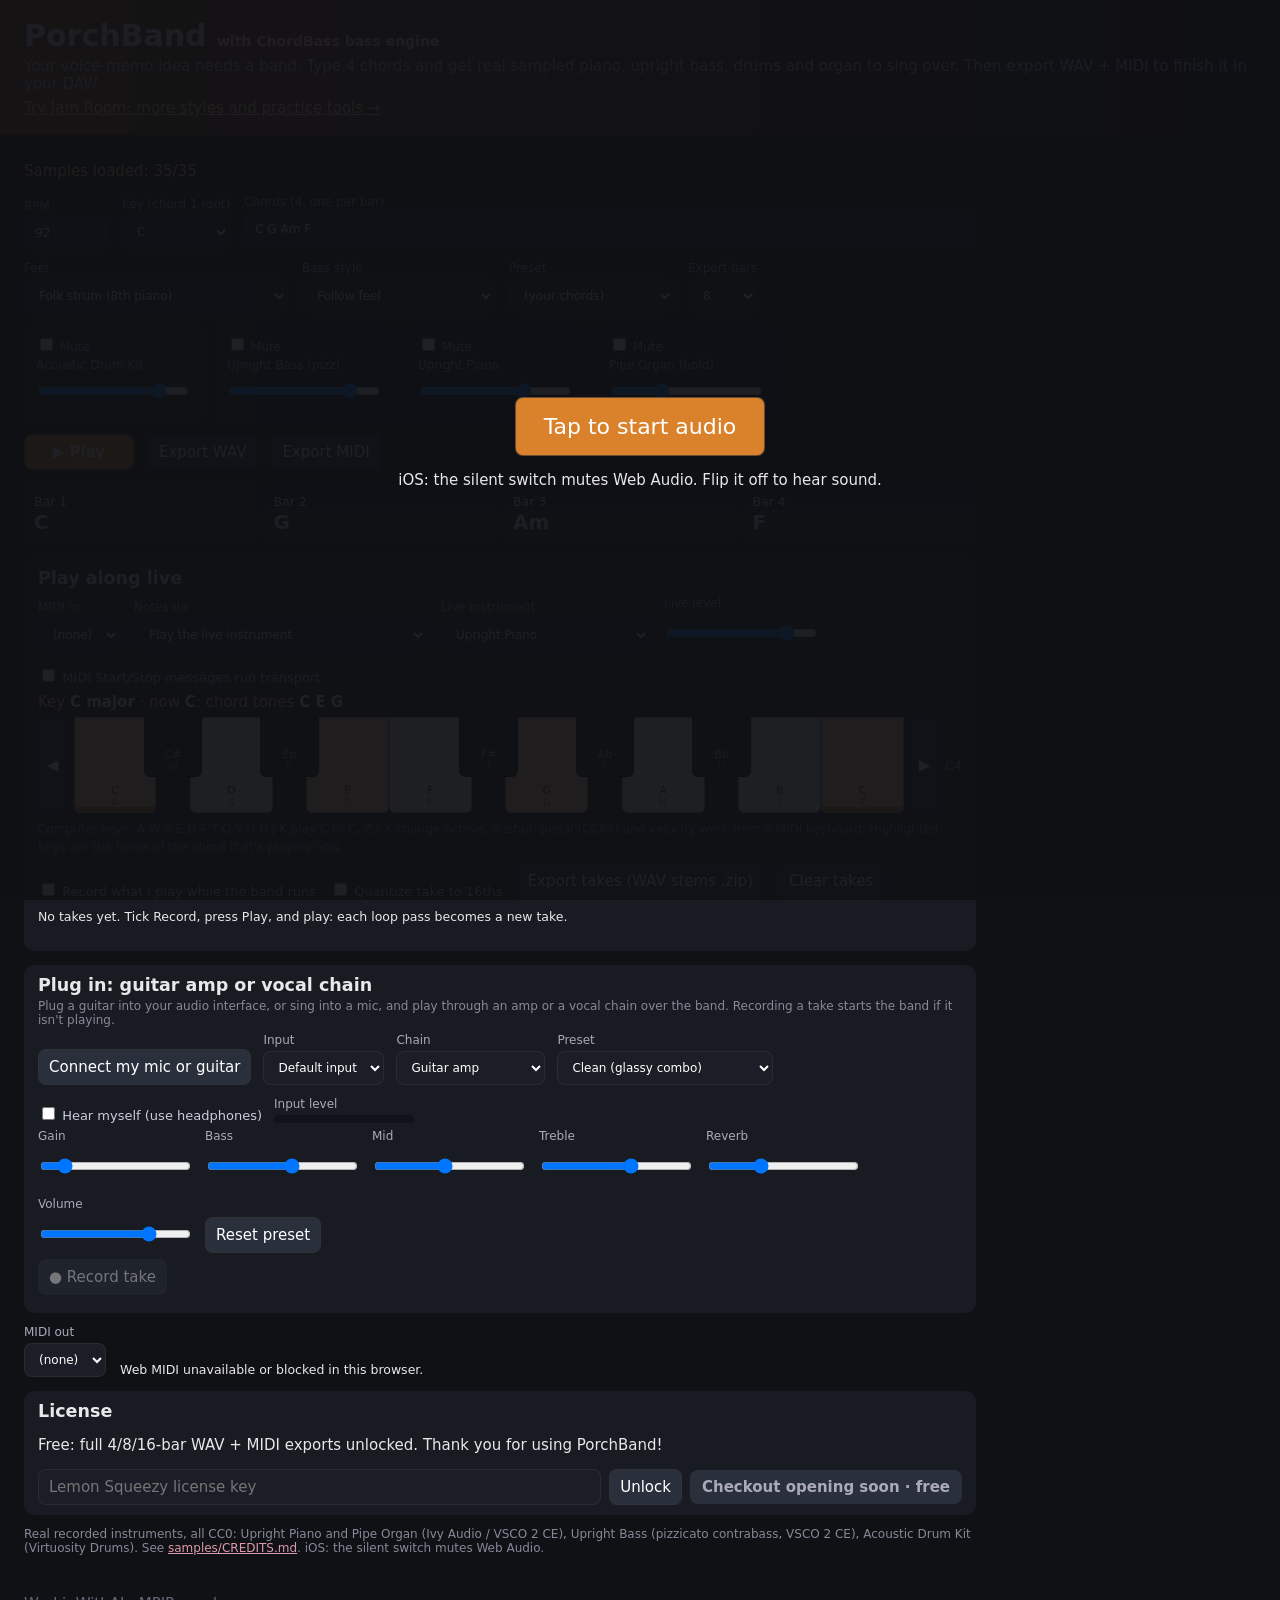
<file: public/index.html>
<!doctype html>
<html lang="en"><head><meta charset="utf-8"><meta name="viewport" content="width=device-width,initial-scale=1">
<title>PorchBand: a real-instrument backing band for your song idea</title>
<link rel="stylesheet" href="style.css"></head>
<body>
<div id="tap" class="tap"><button id="tapBtn">Tap to start audio</button><p>iOS: the silent switch mutes Web Audio. Flip it off to hear sound.</p></div>
<header><h1>PorchBand <small style="font-size:14px;color:#ffd9b0">with ChordBass bass engine</small></h1><p class="tag">Your voice-memo idea needs a band. Type 4 chords and get real sampled piano, upright bass, drums and organ to sing over. Then export WAV + MIDI to finish it in your DAW.</p><p style="margin:6px 0 0"><a href="jam/" style="color:#ffd9b0">Try Jam Room: more styles and practice tools →</a></p></header>
<main>
<p id="loadStatus" class="load">Loading samples…</p>
<section class="row">
 <label>BPM <input id="bpm" type="number" min="60" max="180" step="1"></label>
 <label>Key (chord 1 root) <select id="key"></select></label>
 <label class="grow">Chords (4, one per bar) <input id="chords" placeholder="C G Am F"><small id="chordErr"></small></label>
</section>
<section class="row">
 <label>Feel <select id="recipe"><option value="ballad">Ballad (held piano, ride)</option><option value="folk">Folk strum (8th piano)</option><option value="pop">Pop (offbeat piano)</option><option value="groove">Groove (ChordBass beat, held piano)</option></select></label>
 <label>Bass style <select id="bassStyle"><option value="feel">Follow feel</option><option value="roots">Roots (8ths)</option><option value="octave">Octave bounce</option><option value="walk">Walk (root-3-5-approach)</option></select></label>
 <label>Preset <select id="preset"><option value="">(your chords)</option><option>C G Am F</option><option>G D Em C</option><option>Am F C G</option><option>D A Bm G</option><option>Dm7 G7 Cmaj7 Am7</option><option>Em C G D</option></select></label>
 <label>Export bars <select id="bars"><option>4</option><option selected>8</option><option>16</option></select></label>
</section>
<section class="parts" id="parts"></section>
<section class="row">
 <button id="play" class="big" disabled>▶ Play</button>
 <button id="exportWav" disabled>Export WAV</button><button id="exportMid">Export MIDI</button>
 <span id="status" class="status"></span>
</section>
<section class="grid" id="grid"></section>
<section class="live" id="liveBox">
 <h3>Play along live</h3>
 <div class="row">
  <label>MIDI in <select id="midiIn"><option value="">(none)</option></select></label>
  <label>Notes do <select id="midiInMode"><option value="play">Play the live instrument</option><option value="chords">Chord entry (play a chord = set next slot)</option></select></label>
  <label>Live instrument <select id="liveInst"><option value="piano">Upright Piano</option><option value="bass">Upright Bass (pizz)</option><option value="organ">Pipe Organ (hold)</option><optgroup id="moreInst" label="More instruments (play live; not saved into note takes)"></optgroup></select></label>
  <label>Live level <input id="liveGainIn" type="range" min="0" max="1" step="0.01"></label>
  <label class="chk"><span><input type="checkbox" id="midiTransport"> MIDI Start/Stop messages run transport</span></label>
 </div>
 <p id="liveHint" class="hint"></p>
 <div class="kbrow"><button id="liveOctDn" aria-label="Octave down">◀</button><div id="miniKeys" class="minikeys"></div><button id="liveOctUp" aria-label="Octave up">▶</button><small id="liveOctLbl"></small></div>
 <small class="note">Computer keys: A W S E D F T G Y H U J K play C to C, Z / X change octave. Sustain pedal (CC64) and velocity work from a MIDI keyboard. Highlighted keys are the tones of the chord that's playing now.</small>
 <div class="row">
  <label class="chk"><span><input type="checkbox" id="liveRec"> Record what I play while the band runs</span></label>
  <label class="chk"><span><input type="checkbox" id="liveQuant"> Quantize take to 16ths</span></label>
  <button id="exportStems">Export takes (WAV stems .zip)</button> <button id="liveClear">Clear takes</button>
 </div>
 <small id="liveTakeInfo"></small>
 <div id="takes" class="takes"></div>
 <div>
 </div>
</section>
<section class="live">
 <h3>Plug in: guitar amp or vocal chain</h3>
 <p class="note" style="margin:0 0 4px">Plug a guitar into your audio interface, or sing into a mic, and play through an amp or a vocal chain over the band. Recording a take starts the band if it isn't playing.</p>
 <div id="rigPanel"></div>
</section>
<section class="row midi">
 <label>MIDI out <select id="midiOut"><option value="">(none)</option></select></label>
 <small id="midiNote">Out: Drums ch10, Bass ch1, Piano ch2, Organ ch3. Live take exports on ch4.</small>
</section>
<section class="license">
 <h3>License</h3>
 <p id="licState"></p>
 <div class="licrow"><input id="licKey" placeholder="Lemon Squeezy license key" autocomplete="off"> <button id="licBtn">Unlock</button> <button id="licOff" hidden>Remove key</button> <a id="buy" class="buy" target="_blank" rel="noopener">Buy</a></div>
</section>
<p class="note">Real recorded instruments, all CC0: Upright Piano and Pipe Organ (Ivy Audio / VSCO 2 CE), Upright Bass (pizzicato contrabass, VSCO 2 CE), Acoustic Drum Kit (Virtuosity Drums). See <a href="samples/CREDITS.md" style="color:#d9a">samples/CREDITS.md</a>. iOS: the silent switch mutes Web Audio.</p>
</main>
<footer>WorkinWithAI · MPJRecords</footer>
<script src="shared/instruments.js"></script>
<script src="shared/rig.js"></script>
<script>
// More playable instruments (shared with Jam Room). Added before app.js so a saved choice is restored.
(function(){ if(!window.WWInstruments) return; const g=document.getElementById('moreInst');
  window.__wwPlayer=WWInstruments.create(()=>window.__porchband&&window.__porchband.ctx,'samples/');
  for(const id of WWInstruments.PLAYABLE) if(!['upiano','porgan','ubass'].includes(id)){ const o=document.createElement('option'); o.value=id; o.textContent=window.__wwPlayer.label(id); g.appendChild(o); } })();
</script>
<script src="app.js"></script>
<script>
if(window.WWRig) window.__porchRig=WWRig.mount(document.getElementById('rigPanel'),{ getCtx:()=>window.__porchband.ctx, getBpm:()=>window.__porchband.state.bpm,
  onRecordStart:()=>{ if(!window.__porchband.playing) document.getElementById('play').click(); }, storeKey:'porchband-rig', filePrefix:'porchband' });
</script>
</body></html>
</file>
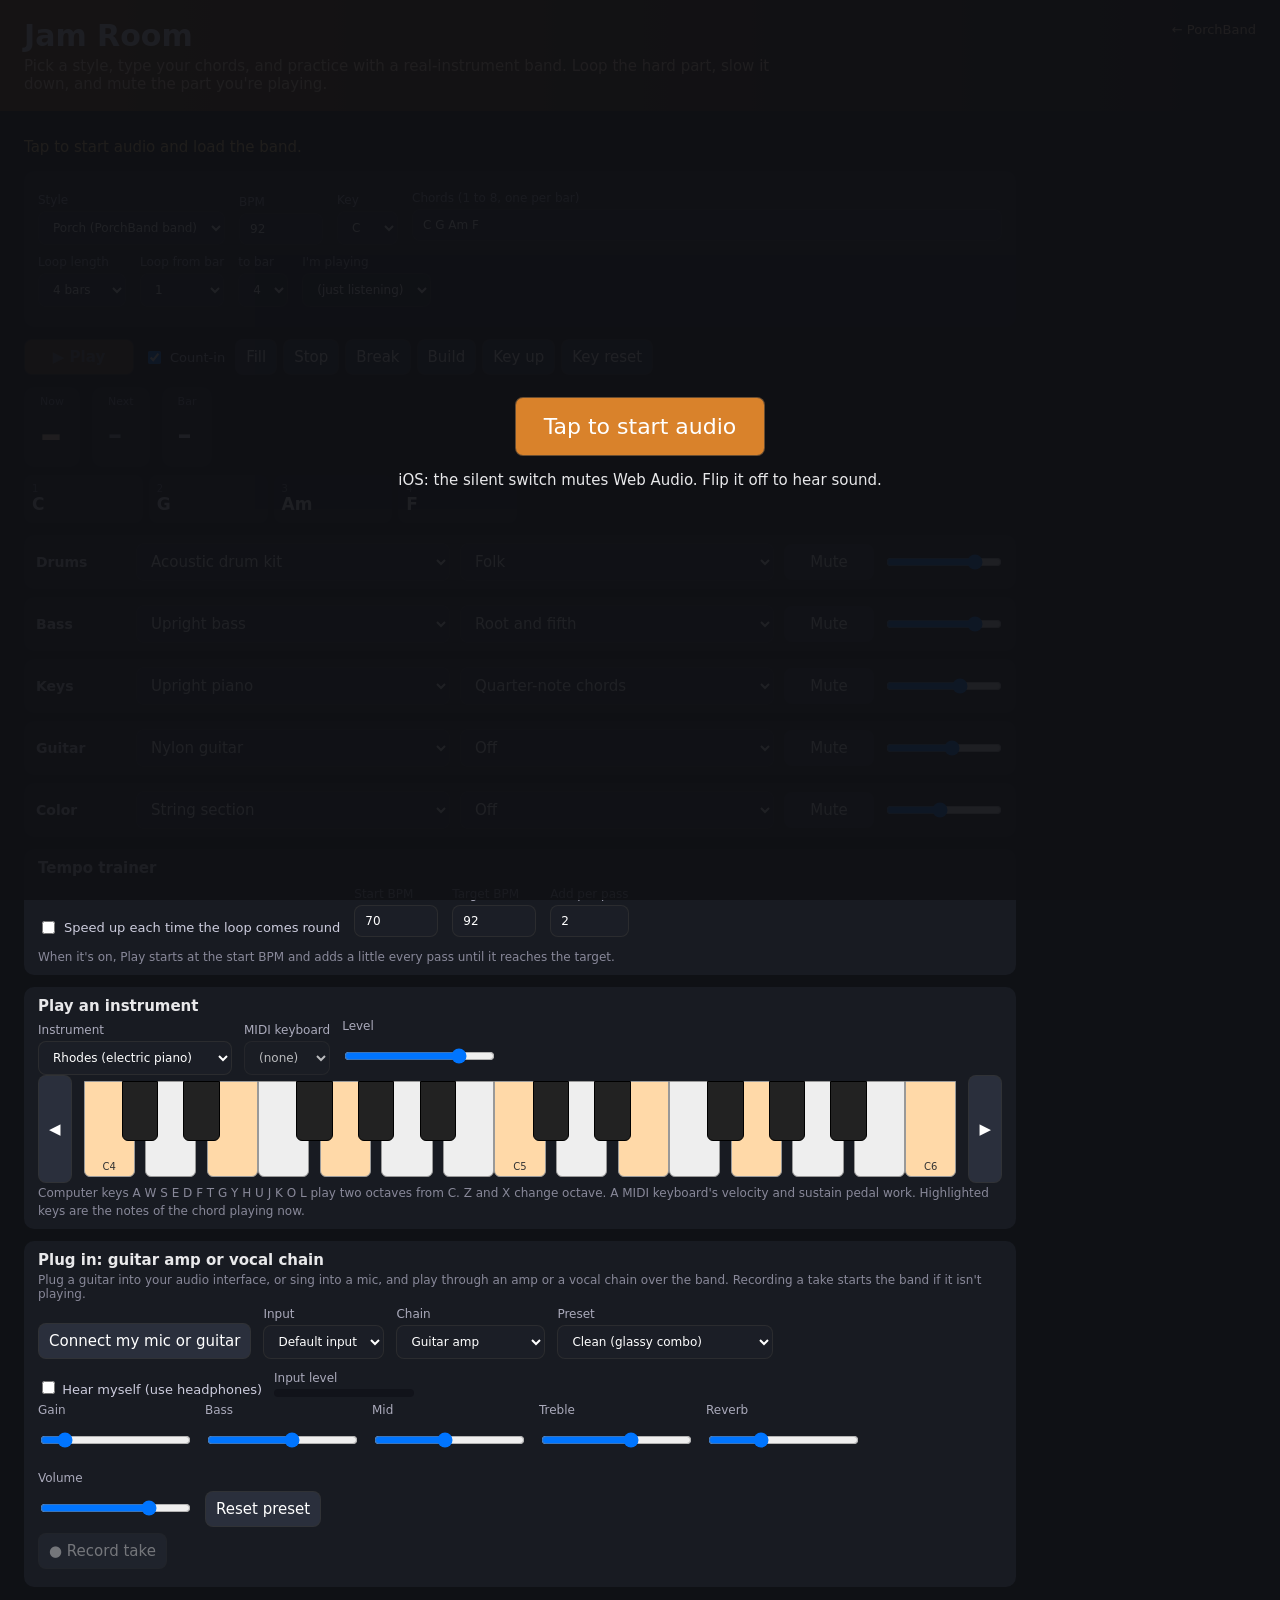
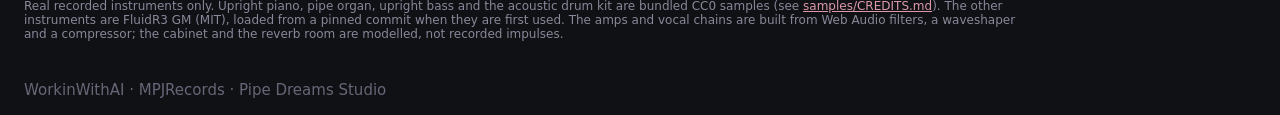
<file: public/jam/index.html>
<!doctype html>
<html lang="en"><head><meta charset="utf-8"><meta name="viewport" content="width=device-width,initial-scale=1">
<title>Jam Room: a real-instrument band to practice with</title>
<link rel="stylesheet" href="jam.css"></head>
<body>
<div id="tap" class="tap"><button id="tapBtn">Tap to start audio</button><p>iOS: the silent switch mutes Web Audio. Flip it off to hear sound.</p></div>
<header>
 <h1>Jam Room</h1>
 <p class="tag">Pick a style, type your chords, and practice with a real-instrument band. Loop the hard part, slow it down, and mute the part you're playing.</p>
 <a class="back" href="../">← PorchBand</a>
</header>
<main>
<p id="loadStatus" class="load">Loading samples…</p>

<section class="card">
 <div class="row">
  <label>Style <select id="style"></select></label>
  <label>BPM <input id="bpm" type="number" min="40" max="200" step="1"></label>
  <label>Key <select id="key"></select></label>
  <label class="grow">Chords (1 to 8, one per bar) <input id="chords" placeholder="C G Am F"><small id="chordErr"></small></label>
 </div>
 <div class="row">
  <label>Loop length <select id="loopLen"><option value="4">4 bars</option><option value="8">8 bars</option><option value="16">16 bars</option></select></label>
  <label>Loop from bar <select id="loopFrom"></select></label>
  <label>to bar <select id="loopTo"></select></label>
  <label>I'm playing <select id="myPart"><option value="">(just listening)</option><option value="drums">Drums</option><option value="bass">Bass</option><option value="keys">Keys</option><option value="guitar">Guitar</option><option value="color">Color</option></select></label>
 </div>
</section>

<section class="transport">
 <button id="play" class="big" disabled>▶ Play</button>
 <label class="chk"><input type="checkbox" id="countIn"> Count-in</label>
 <span class="moves">
  <button data-move="fill" title="Drum fill on the next bar">Fill</button>
  <button data-move="stop" title="Everyone hits beat 1 of the next bar, then rests">Stop</button>
  <button data-move="break" title="Next bar drops to kick, hats and bass">Break</button>
  <button data-move="build" title="Next bar builds into the following one">Build</button>
  <button data-move="keyup" title="Everything moves up a half step from the next bar">Key up</button>
  <button id="keyReset" title="Back to the key you picked">Key reset</button>
 </span>
 <span id="status" class="status"></span>
</section>

<section class="chart">
 <div class="now"><small>Now</small><b id="chordNow">–</b></div>
 <div class="next"><small>Next</small><b id="chordNext">–</b></div>
 <div class="pos"><small>Bar</small><b id="barNow">–</b></div>
</section>
<section class="grid" id="grid"></section>

<section class="band" id="band"></section>

<section class="card">
 <h3>Tempo trainer</h3>
 <div class="row">
  <label class="chk"><input type="checkbox" id="trainer"> Speed up each time the loop comes round</label>
  <label>Start BPM <input id="trainStart" type="number" min="40" max="200" step="1"></label>
  <label>Target BPM <input id="trainTarget" type="number" min="40" max="200" step="1"></label>
  <label>Add per pass <input id="trainStep" type="number" min="1" max="20" step="1"></label>
 </div>
 <small class="note">When it's on, Play starts at the start BPM and adds a little every pass until it reaches the target.</small>
</section>

<section class="card">
 <h3>Play an instrument</h3>
 <div id="keysPanel"></div>
</section>

<section class="card">
 <h3>Plug in: guitar amp or vocal chain</h3>
 <p class="note" style="margin:0 0 4px">Plug a guitar into your audio interface, or sing into a mic, and play through an amp or a vocal chain over the band. Recording a take starts the band if it isn't playing.</p>
 <div id="rigPanel"></div>
</section>

<p class="note">Real recorded instruments only. Upright piano, pipe organ, upright bass and the acoustic drum kit are bundled CC0 samples (see <a href="../samples/CREDITS.md">samples/CREDITS.md</a>). The other instruments are FluidR3 GM (MIT), loaded from a pinned commit when they are first used. The amps and vocal chains are built from Web Audio filters, a waveshaper and a compressor; the cabinet and the reverb room are modelled, not recorded impulses.</p>
</main>
<footer>WorkinWithAI · MPJRecords · Pipe Dreams Studio</footer>
<script src="../shared/instruments.js"></script>
<script src="../shared/keys.js"></script>
<script src="../shared/rig.js"></script>
<script src="jam.js"></script>
</body></html>
</file>
<file: public/style.css>
*{box-sizing:border-box}body{margin:0;font:15px system-ui,sans-serif;background:#0f1115;color:#e8e8ea}
header{padding:18px 24px;background:linear-gradient(90deg,#3b1d6e,#0f1115)}h1{margin:0;font-size:30px}.tag{margin:4px 0 0;color:#cbbcf5}
main{padding:12px 24px;max-width:1000px}.row{display:flex;flex-wrap:wrap;gap:14px;align-items:end;margin:12px 0}
label{display:flex;flex-direction:column;gap:4px;font-size:12px;color:#aab}.grow{flex:1;min-width:220px}
input,select,button{font:inherit;padding:8px 10px;border-radius:8px;border:1px solid #333a;background:#1b1e26;color:#fff}
button{cursor:pointer;background:#2a2f3c}button.big{background:#7c4dff;font-weight:700;min-width:110px}
#chordErr{color:#ff7b7b}.status{color:#9fe}.parts{display:flex;gap:12px;flex-wrap:wrap}
.part{background:#181b22;padding:10px 12px;border-radius:10px;min-width:170px}.part.muted{opacity:.45}
.grid{display:grid;grid-template-columns:repeat(4,1fr);gap:6px}.bar{background:#181b22;border-radius:8px;padding:10px;position:relative;overflow:hidden;min-height:56px}
.bar b{font-size:20px}.bar .ph{position:absolute;top:0;bottom:0;width:3px;background:#7c4dff;left:0;display:none}.bar.on .ph{display:block}.bar.on{outline:1px solid #7c4dff}
.license{background:#181b22;padding:10px 14px;border-radius:10px;margin-top:14px}.license h3{margin:0 0 6px}
.note{color:#889;font-size:12px}footer{padding:16px 24px;color:#667}
.tap{position:fixed;inset:0;background:#0f1115ee;display:flex;flex-direction:column;align-items:center;justify-content:center;z-index:9}.tap button{font-size:22px;padding:16px 28px;background:#7c4dff}.tap.hide{display:none}
.load{color:#ffd27b}.miss{color:#ff7b7b;font-weight:700}button:disabled{opacity:.4;cursor:not-allowed}
header{background:linear-gradient(90deg,#6b3b12,#0f1115)}button.big{background:#d9822b}.bar.on{outline-color:#d9822b}.bar .ph{background:#d9822b}.tap button{background:#d9822b}
.licrow{display:flex;flex-wrap:wrap;gap:8px;align-items:center}.licrow input{flex:1;min-width:0}
.buy{display:inline-block;padding:8px 12px;border-radius:8px;background:#d9822b;color:#fff;text-decoration:none;font-weight:700}.buy[aria-disabled=true]{background:#2a2f3c;color:#aab;cursor:default}
@media (max-width:520px){main{padding:10px 12px}header{padding:14px 12px}h1{font-size:24px}.part{flex:1 1 140px;min-width:0}.row label{min-width:0}.row select,.row input{max-width:100%}.grid{gap:4px}.bar b{font-size:16px}.licrow input{flex-basis:100%}}

.live{background:#181b22;padding:10px 14px;border-radius:10px;margin-top:14px}.live h3{margin:0 0 4px}.live .row{margin:8px 0}
.chk{flex-direction:row;align-items:center;font-size:13px;color:#ccd}.hint{margin:6px 0;color:#ffd9b0}.hint b{color:#fff}
.kbrow{display:flex;align-items:stretch;gap:6px;margin:6px 0}.kbrow>button{padding:6px 8px}.kbrow small{align-self:center;color:#aab}
.minikeys{display:flex;flex:1;min-width:0;height:96px;position:relative;touch-action:none;user-select:none;-webkit-user-select:none}
.mk{flex:1;min-width:0;padding:0 0 4px;border-radius:0 0 6px 6px;display:flex;flex-direction:column;justify-content:flex-end;align-items:center;font-size:11px;touch-action:none}
.mk.wht{background:#eee;color:#333;border:1px solid #999}.mk.blk{background:#222;color:#bbb;border:1px solid #000;height:62%;margin:0 -1.5%;z-index:1;flex:.7}
.mk i{font-style:normal;opacity:.55;font-size:10px}.mk.tone.wht{background:#ffd9a8}.mk.tone.blk{background:#8a4f14;color:#fff}.mk.root{box-shadow:inset 0 -5px 0 #d9822b}
.mk.down.wht,.mk.down.blk{background:#d9822b;color:#fff}
@media (max-width:520px){.minikeys{height:110px}.mk span{font-size:10px}}

.takes{display:flex;flex-direction:column;gap:6px;margin:8px 0}.take{display:flex;flex-wrap:wrap;gap:8px;align-items:center;background:#11131a;border:1px solid #2a2f3c;border-radius:8px;padding:6px 8px}
.take.aud{border-color:#d9822b}.take.rec{box-shadow:0 0 0 1px #e05555}.take .tname{width:110px}.take small{color:#aab;flex:1;min-width:140px}
</file>
<file: public/jam/jam.css>
*{box-sizing:border-box}body{margin:0;font:15px system-ui,sans-serif;background:#0f1115;color:#e8e8ea}
header{padding:18px 24px;background:linear-gradient(90deg,#6b3b12,#0f1115);position:relative}h1{margin:0;font-size:30px}.tag{margin:4px 0 0;color:#ffd9b0;max-width:760px}
.back{position:absolute;right:24px;top:22px;color:#ffd9b0;text-decoration:none;font-size:13px}
main{padding:12px 24px;max-width:1040px}.row{display:flex;flex-wrap:wrap;gap:14px;align-items:end;margin:10px 0}
label{display:flex;flex-direction:column;gap:4px;font-size:12px;color:#aab}.grow{flex:1;min-width:220px}
input,select,button{font:inherit;padding:8px 10px;border-radius:8px;border:1px solid #333a;background:#1b1e26;color:#fff}
button{cursor:pointer;background:#2a2f3c}button.big{background:#d9822b;font-weight:700;min-width:110px}
button:disabled{opacity:.4;cursor:not-allowed}#chordErr{color:#ff7b7b}
.card{background:#181b22;padding:10px 14px;border-radius:10px;margin:12px 0}.card h3{margin:0 0 4px;font-size:15px}
.chk{flex-direction:row;align-items:center;gap:6px;font-size:13px;color:#ccd}
.transport{display:flex;flex-wrap:wrap;gap:10px;align-items:center;margin:12px 0}.moves{display:flex;flex-wrap:wrap;gap:6px}
.moves button.queued{background:#8a4f14;outline:1px solid #d9822b}.status{color:#9fe;font-size:13px}
.chart{display:flex;gap:12px;margin:8px 0}.chart>div{background:#181b22;border-radius:10px;padding:8px 16px;display:flex;flex-direction:column}
.chart small{color:#889;font-size:11px}.chart .now b{font-size:44px;color:#ffd9b0}.chart .next b{font-size:28px;color:#aab;margin-top:10px}.chart .pos b{font-size:28px;margin-top:10px}
.grid{display:grid;grid-template-columns:repeat(8,1fr);gap:6px}.bar{background:#181b22;border-radius:8px;padding:8px;position:relative;overflow:hidden;min-height:48px;cursor:pointer}
.bar b{font-size:17px}.bar i{display:block;font-style:normal;font-size:10px;color:#778}.bar.out{opacity:.35}.bar.on{outline:2px solid #d9822b}
.bar .ph{position:absolute;top:0;bottom:0;width:3px;background:#d9822b;left:0;display:none}.bar.on .ph{display:block}
.band{display:flex;flex-direction:column;gap:8px;margin:12px 0}
.player{display:grid;grid-template-columns:90px 1fr 1fr 90px 120px;gap:10px;align-items:center;background:#181b22;padding:8px 12px;border-radius:10px}
.player h4{margin:0;font-size:14px}.player.muted{opacity:.45}.player.miss{box-shadow:inset 3px 0 0 #e05555}
.player button.mute.on{background:#e05555}.player small{grid-column:2/-1;color:#ff9b9b}
.takes{display:flex;flex-direction:column;gap:6px;margin-top:8px}.take{display:flex;flex-wrap:wrap;gap:8px;align-items:center;background:#11131a;border:1px solid #2a2f3c;border-radius:8px;padding:6px 8px}
.take audio{height:32px}.note{color:#889;font-size:12px}.note a{color:#d9a}footer{padding:16px 24px;color:#667}
.load{color:#ffd27b}.miss{color:#ff7b7b}
.tap{position:fixed;inset:0;background:#0f1115ee;display:flex;flex-direction:column;align-items:center;justify-content:center;z-index:9}.tap button{font-size:22px;padding:16px 28px;background:#d9822b}.tap.hide{display:none}
@media (max-width:640px){main{padding:10px 12px}header{padding:14px 12px}.back{position:static;display:inline-block;margin-top:6px}h1{font-size:24px}
 .grid{grid-template-columns:repeat(4,1fr)}.player{grid-template-columns:1fr 1fr}.player h4{grid-column:1/-1}.player small{grid-column:1/-1}
 .chart .now b{font-size:34px}.row label{min-width:0}.row select,.row input{max-width:100%}}
</file>
